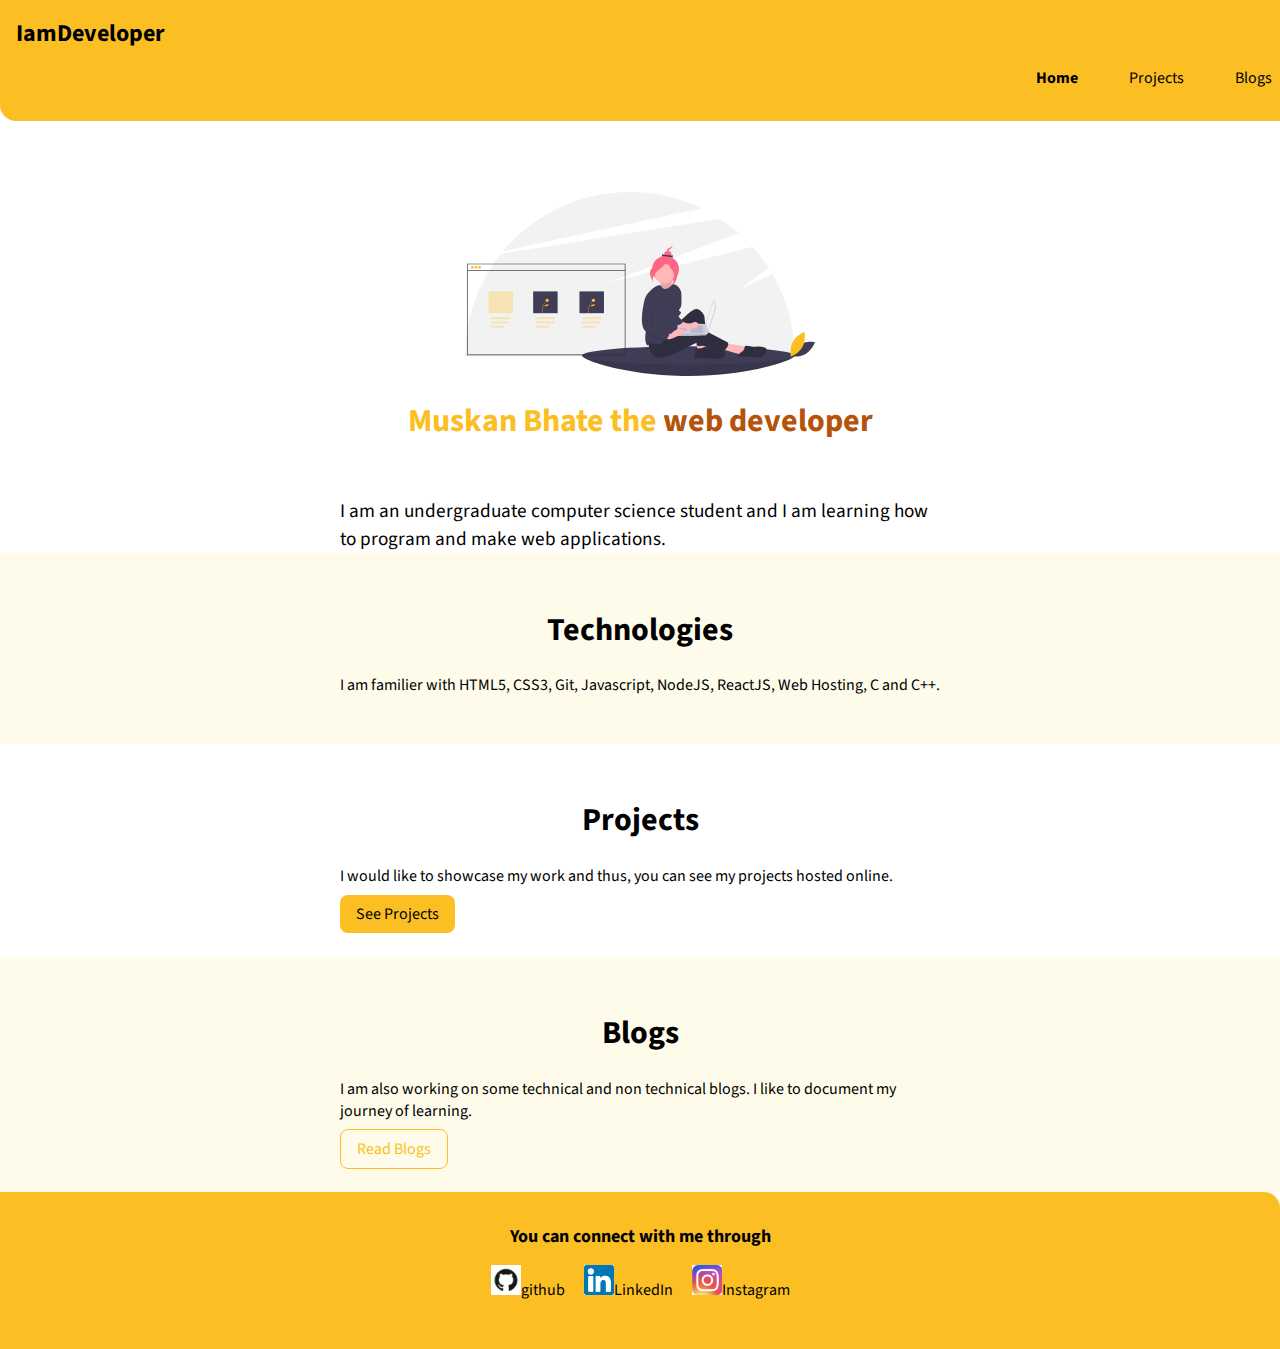
<file: index.html>
<!DOCTYPE html>
<html lang="en">
<head>
    <meta charset="UTF-8">
    <meta name="viewport" content="width=device-width, initial-scale=1.0">
    <title>Home | Muskan Bhate</title>
    <link href="/style.css" rel="stylesheet">
</head>
<body>
    

    
    <nav class="navigation container">
        <div class="nav-brand">IamDeveloper</div>
        <ul class="list-non-bullet nav-pills">
            <li class="list-item-inline">
                <a class="link link-active" href="/index.html">Home</a>
            </li>
            <li class="list-item-inline">
                <a class="link" href="/projects.html">Projects</a>
            </li>
            <li class="list-item-inline">
                <a class="link" href="/blogs.html">Blogs</a>
            </li>
        </ul>
    </nav>
    <header class="hero">
        <img class="hero-image" src="images/codergirl.svg" />
        <h1 class="hero-heading">Muskan Bhate the <span class="heading-inverted">web developer</span></h1>
       
    </header>
    <div class="container container-center font">
       I am an undergraduate computer science student and I am learning how to program and make web applications.
    </div>
    <section class="section section-ow">
        <div class="container container-center">
            <h1>Technologies</h1>
            <p>I am familier with HTML5, CSS3, Git, Javascript, NodeJS, ReactJS, Web Hosting, C and C++.</p>
        </div>
    </section>
    <section class="section">
        <div class="container container-center">
            <h1>Projects</h1>
            <p>I would like to showcase my work and thus, you can see my projects hosted online.</p>
            <a class="link link-primary" href="/projects.html">See Projects</a>
        </div>
    </section>
    <section class="section section-ow">
        <div class="container container-center">
            <h1>Blogs</h1>
            <p>I am also working on some technical and non technical blogs. I like to document my journey of learning.</p>
            <a class="link link-secondary" href="/blogs.html">Read Blogs</a>
        </div>
    </section>
    <footer class="footer">
        <div class="footer-header">You can connect with me through</div>
        <ul class="social-links list-non-bullet">
            <li class="list-item-inline">
                <a class="link" href="https://github.com/Muskan-Bhate"><img class="footer-image" src="/images/github.jpg" />github</a>
            </li>
            <li class="list-item-inline">
                <a class="link" href="https://www.linkedin.com/in/muskan-bhate"><img class="footer-image" src="/images/linkedin.png" />LinkedIn</a>
            </li>
            <li class="list-item-inline">
                <a class="link" href="https://www.instagram.com/muskan_z_19"><img class="footer-image" src="/images/instagram_icon.png" />Instagram</a>
            </li>
            
        </ul>
    </footer>
</body>
</html>
</file>
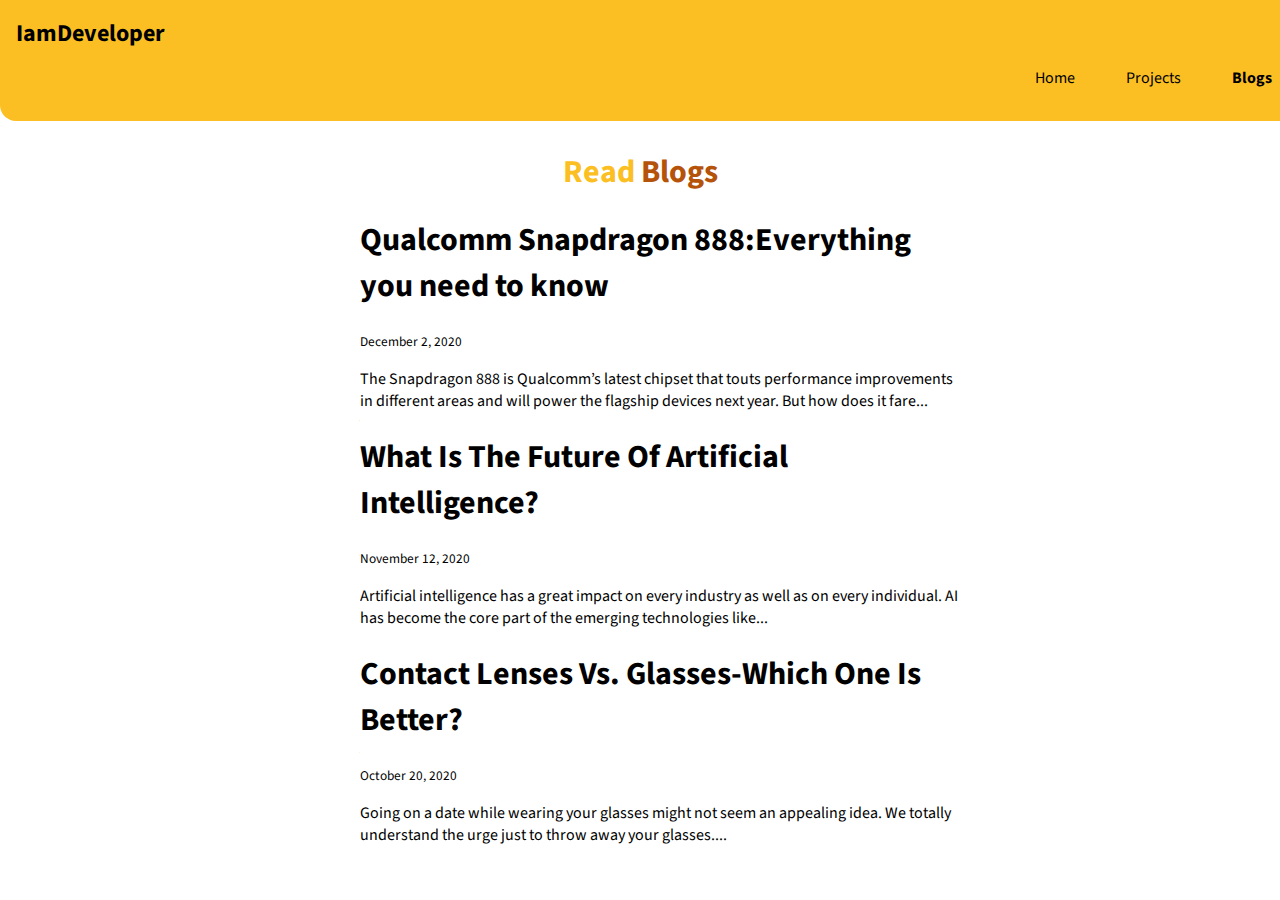
<file: blogs.html>
<!DOCTYPE html>
<html lang="en">

<head>
    <meta charset="UTF-8">
    <meta name="viewport" content="width=device-width, initial-scale=1.0">
    <title>Blogs | Muskan Bhate</title>

    <link href="/style.css" rel="stylesheet" />
</head>

<body>
    <nav class="navigation container">
        <div class="nav-brand">IamDeveloper</div>
        <ul class="list-non-bullet nav-pills">
            <li class="list-item-inline">
                <a class="link" href="/index.html">Home</a>
            </li>
            <li class="list-item-inline">
                <a class="link" href="/projects.html">Projects</a>
            </li>
            <li class="list-item-inline">
                <a class="link  link-active" href="/blogs.html">Blogs</a>
            </li>
        </ul>
    </nav>
    <header class="blog">
        <h1 class="blog-heading">Read <span class="blog-heading-inverted">Blogs</span></h1>
    </header>
    <ul class="list-non-bullet">
        <li>
            <div class="container container-center">
                <h1>
                    <a class="link"
                        href="/blogs/qualcommsd.html">Qualcomm
                        Snapdragon 888:Everything you need to know</a>
                </h1>
                <small>December 2, 2020</small>
                <p>The Snapdragon 888 is Qualcomm’s latest chipset that touts performance improvements in different
                    areas and will power the flagship devices next year. But how does it fare...</p>


            </div>
        </li>

        <li>
            <div class="container container-center">
                <h1>
                    <a class="link" href="/blogs/ai.html">What Is The Future Of Artificial
                        Intelligence?</a>
                </h1>
                <small>November 12, 2020</small>
                <p>Artificial intelligence has a great impact on every industry as well as on every individual. AI has
                    become the core part of the emerging technologies like...</p>


            </div>
        </li>

        <li>
            <div class="container container-center">
                <h1>
                    <a class="link" href="/blogs/contactlenses.html">Contact
                        Lenses Vs. Glasses-Which
                        One Is Better?</a>
                </h1>
                <small>October 20, 2020</small>
                <p>Going on a date while wearing your glasses might not seem an appealing idea. We totally understand
                    the urge
                    just to throw away your glasses....</p>


            </div>
        </li>

    </ul>

</body>

</html>
</file>
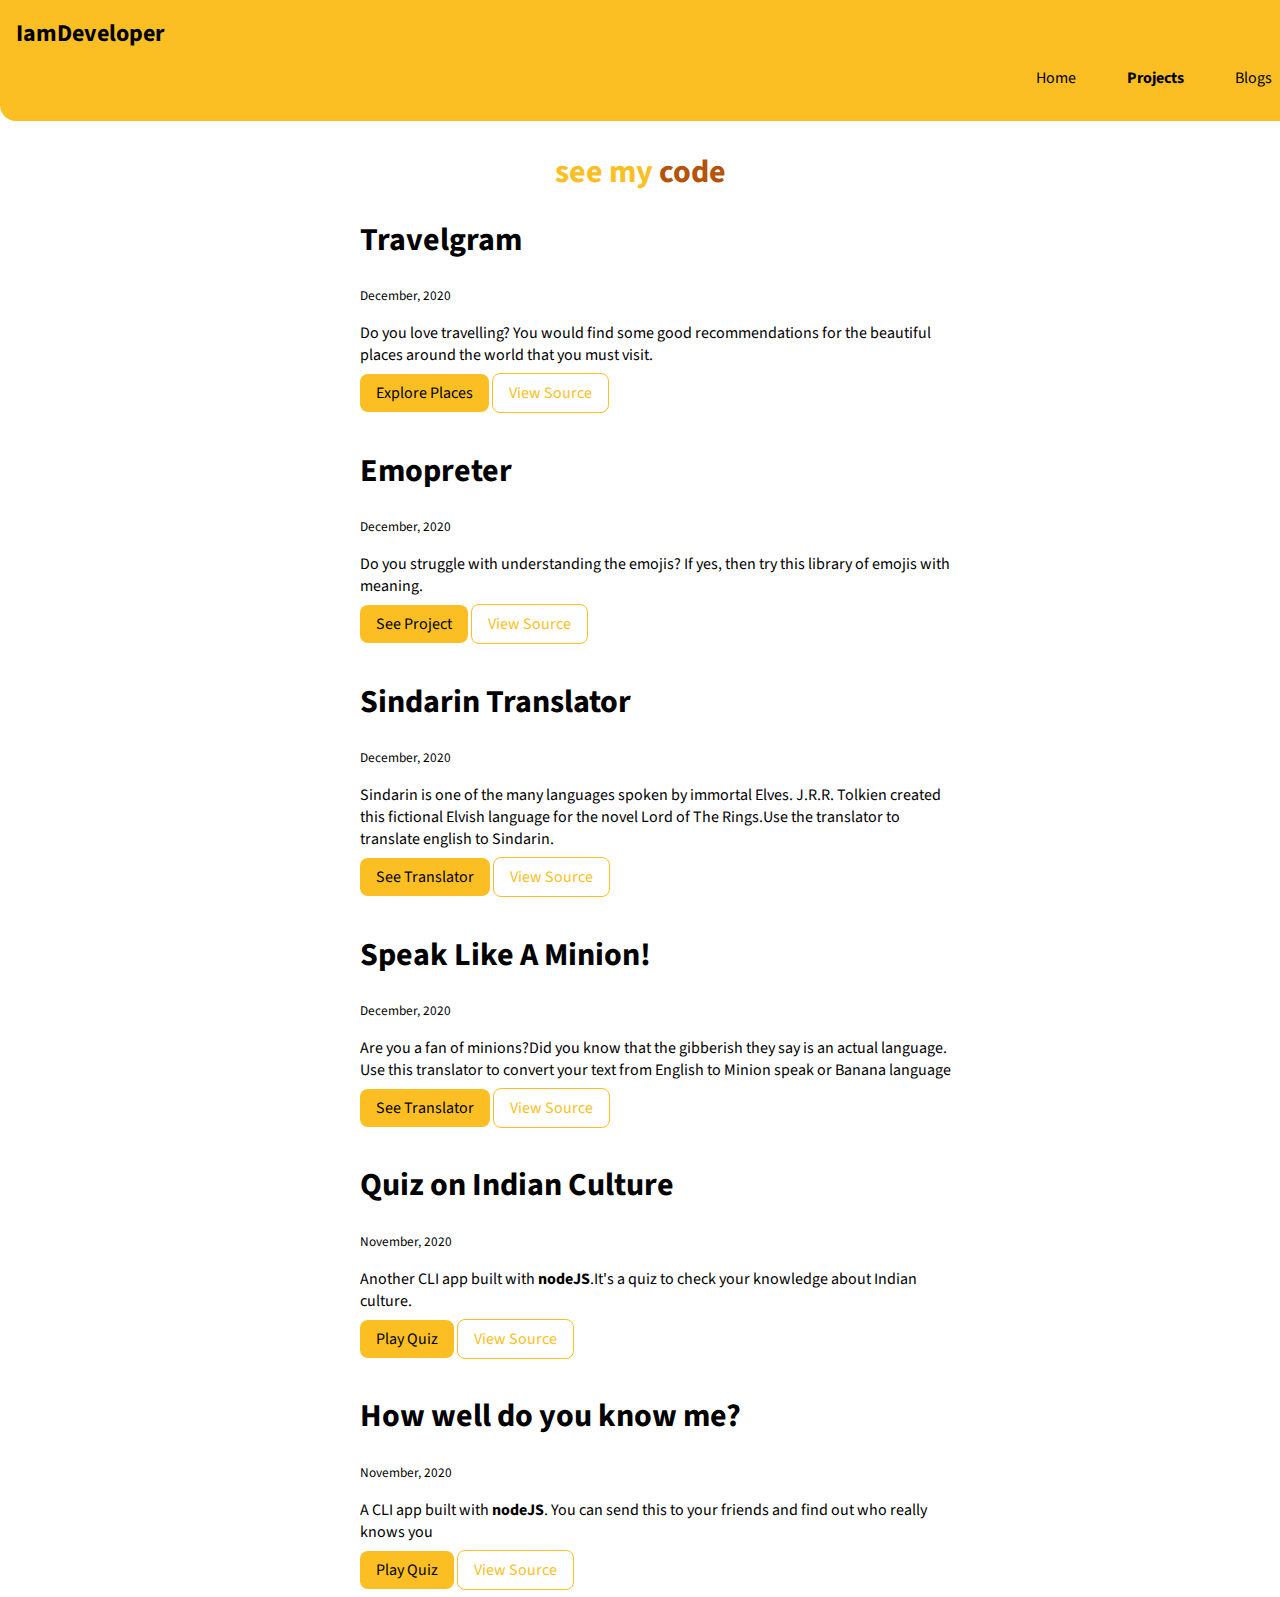
<file: projects.html>
<!DOCTYPE html>
<html lang="en">

<head>
    <meta charset="UTF-8">
    <meta name="viewport" content="width=device-width, initial-scale=1.0">
    <title>Projects | Muskan Bhate</title>

    <link href="/style.css" rel="stylesheet">
</head>

<body>
    <nav class="navigation container">
        <div class="nav-brand">IamDeveloper</div>
        <ul class="list-non-bullet nav-pills">
            <li class="list-item-inline">
                <a class="link" href="/index.html">Home</a>
            </li>
            <li class="list-item-inline">
                <a class="link link-active" href="/projects.html">Projects</a>
            </li>
            <li class="list-item-inline">
                <a class="link" href="/blogs.html">Blogs</a>
            </li>
        </ul>
    </nav>
    <header class="project">
        <h1 class="project-heading">see my <span class="project-heading-inverted">code</span></h1>
    </header>
    <ul class="list-non-bullet">
        <li>
            <div class="container container-center">
                <h1>Travelgram</h1>
                <small>December, 2020</small>
                <p>Do you love travelling? You would find some good recommendations for the beautiful places around the world that you must visit.
                </p>

                <a class="link link-primary" href="https://xezhr.csb.app/">Explore Places</a>
                <a class="link link-secondary" href="https://github.com/Muskan-Bhate/Tourist-places-recommendation-app">View Source</a>

            </div>

        </li>
        <br>
        <li>
            <div class="container container-center">
                <h1>Emopreter</h1>
                <small>December, 2020</small>
                <p>Do you struggle with understanding the emojis? If yes, then try this library of emojis with meaning.
                </p>

                <a class="link link-primary" href="https://3jg0d.csb.app/">See Project</a>
                <a class="link link-secondary" href="https://github.com/Muskan-Bhate/emojis-interpreter">View Source</a>

            </div>

        </li>
        <br>
        <li>
            <div class="container container-center">
                <h1>Sindarin Translator</h1>
                <small>December, 2020</small>
                <p>Sindarin is one of the many languages spoken by immortal Elves. J.R.R. Tolkien created this fictional
                    Elvish language for the novel Lord of The Rings.Use the translator to translate english to
                    Sindarin.</p>

                <a class="link link-primary" href="https://sindarintranslator.netlify.app/">See Translator</a>
                <a class="link link-secondary" href="https://github.com/Muskan-Bhate/Sindarin-Translator">View
                    Source</a>

            </div>

        </li>
        <br>
        <li>
            <div class="container container-center">
                <h1>Speak Like A Minion!</h1>
                <small>December, 2020</small>
                <p>Are you a fan of minions?Did you know that the gibberish they say is an actual language. Use this
                    translator to convert your text from English to Minion speak or Banana language</p>

                <a class="link link-primary" href="https://bananaspeak-muskan.netlify.app/">See Translator</a>
                <a class="link link-secondary" href="https://github.com/Muskan-Bhate/Minion-Translator">View Source</a>

            </div>

        </li>
        <br>
        <li>
            <div class="container container-center">
                <h1>Quiz on Indian Culture</h1>
                <small>November, 2020</small>
                <p>Another CLI app built with <strong>nodeJS</strong>.It's a quiz to check your knowledge about Indian
                    culture.</p>

                <a class="link link-primary"
                    href="https://repl.it/@MuskanBhate/indianculturequiz-2?embed=1&output=1#index.js">Play Quiz</a>
                <a class="link link-secondary" href="https://github.com/Muskan-Bhate/Project-2">View Source</a>

            </div>

        </li>
        <br>
        <li>
            <div class="container container-center">
                <h1>How well do you know me?</h1>
                <small>November, 2020</small>
                <p>A CLI app built with <strong>nodeJS</strong>. You can send this to your friends and find out who
                    really knows you</p>

                <a class="link link-primary"
                    href="https://repl.it/@MuskanBhate/play-quiz?embed=1&output=1#index.js">Play Quiz</a>
                <a class="link link-secondary" href="https://github.com/Muskan-Bhate/Project-1">View Source</a>
            </div>

        </li>

    </ul>


</body>

</html>
</file>
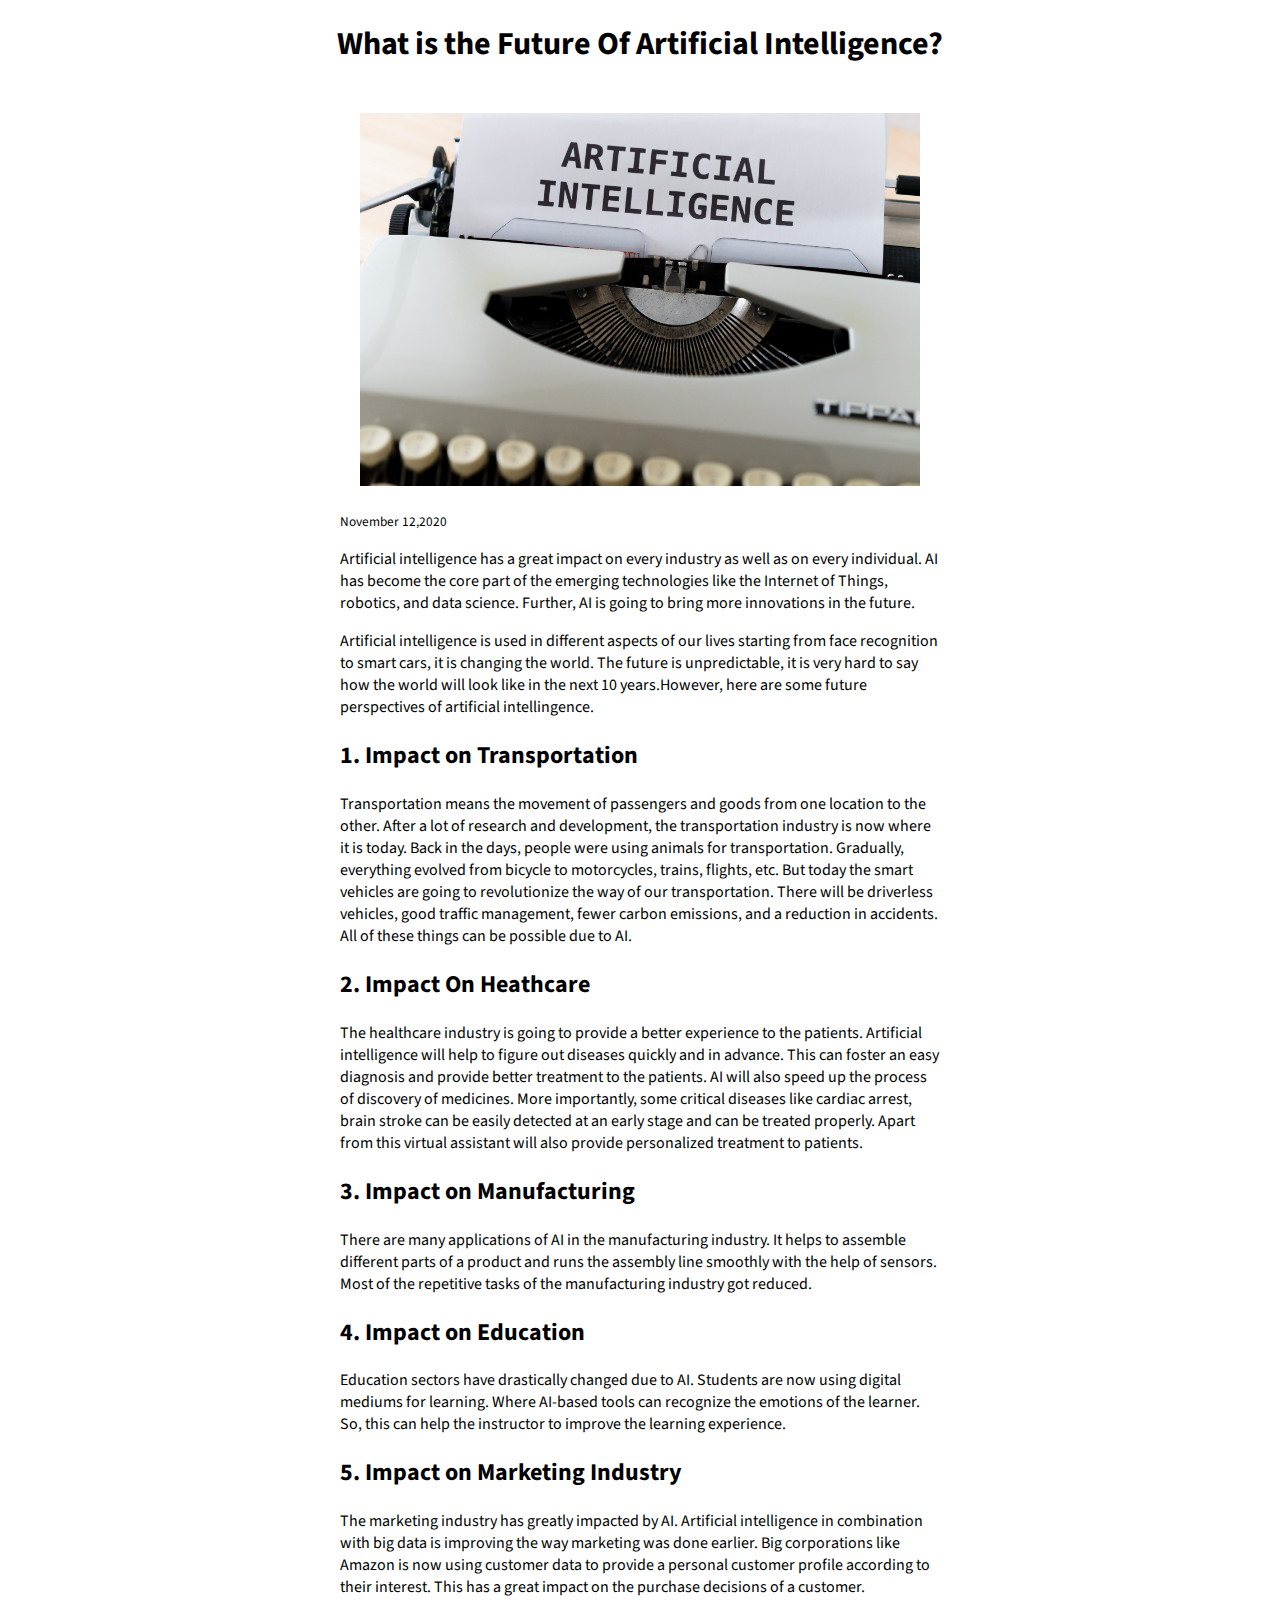
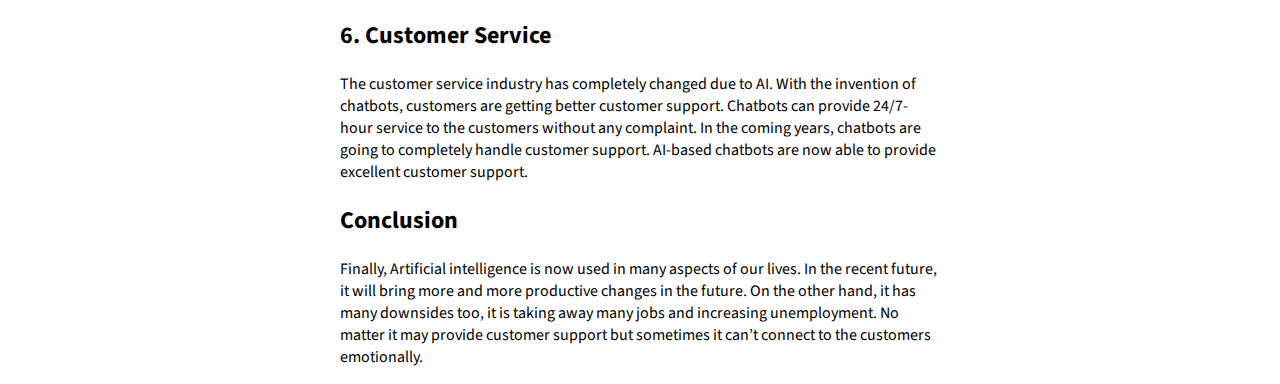
<file: blogs/ai.html>
<!DOCTYPE html>
<html lang="en">

<head>
    <meta charset="UTF-8">
    <meta name="viewport" content="width=device-width, initial-scale=1.0">
    <title>Artificial Intelligence | Blog</title>

    <link href="/style.css" rel="stylesheet">

</head>

<body>
    <header class="blog-header">
        <h1 class="blog-heading">What is the Future Of Artificial Intelligence?</h1>
        <img class="blog-image" src="/images/ai.jpg">

    </header>
    <div class="container container-center">
        <small>November 12,2020</small>
        <p>
            Artificial intelligence has a great impact on every industry as well as on every individual. AI has become
            the core part of the emerging technologies like the Internet of Things, robotics, and data science. Further,
            AI is going to bring more innovations in the future.
        </p>
        <p>
            Artificial intelligence is used in different aspects of our lives starting from face recognition to smart
            cars, it is changing the world. The future is unpredictable, it is very hard to say how the world will look
            like in the next 10 years.However, here are some future perspectives of artificial intellingence.
        </p>

        <h2>1. Impact on Transportation</h2>

        <p>
            Transportation means the movement of passengers and goods from one location to the other. After a lot of
            research and development, the transportation industry is now where it is today. Back in the days, people
            were using animals for transportation. Gradually, everything evolved from bicycle to motorcycles, trains,
            flights, etc. But today the smart vehicles are going to revolutionize the way of our transportation. There
            will be driverless vehicles, good traffic management, fewer carbon emissions, and a reduction in accidents.
            All of these things can be possible due to AI.
        </p>

        <h2>2. Impact On Heathcare</h2>

        <p>
            The healthcare industry is going to provide a better experience to the patients. Artificial intelligence
            will help to figure out diseases quickly and in advance. This can foster an easy diagnosis and provide
            better treatment to the patients. AI will also speed up the process of discovery of medicines. More
            importantly, some critical diseases like cardiac arrest, brain stroke can be easily detected at an early
            stage and can be treated properly. Apart from this virtual assistant will also provide personalized
            treatment to patients.

        </p>

        <h2>3. Impact on Manufacturing</h2>

        <p>
            There are many applications of AI in the manufacturing industry. It helps to assemble different parts of a
            product and runs the assembly line smoothly with the help of sensors. Most of the repetitive tasks of the
            manufacturing industry got reduced.
        </p>

        <h2>4. Impact on Education</h2>

        <p>
            Education sectors have drastically changed due to AI. Students are now using digital mediums for learning.
            Where AI-based tools can recognize the emotions of the learner. So, this can help the instructor to improve
            the learning experience.
        </p>

        <h2>5. Impact on Marketing Industry</h2>

        <p>
            The marketing industry has greatly impacted by AI. Artificial intelligence in combination with big data is
            improving the way marketing was done earlier. Big corporations like Amazon is now using customer data to
            provide a personal customer profile according to their interest. This has a great impact on the purchase
            decisions of a customer.
        </p>

        <h2>6. Customer Service</h2>

        <p>
            The customer service industry has completely changed due to AI. With the invention of chatbots, customers
            are getting better customer support. Chatbots can provide 24/7-hour service to the customers without any
            complaint. In the coming years, chatbots are going to completely handle customer support. AI-based chatbots
            are now able to provide excellent customer support.
        </p>

        <h2>Conclusion</h2>

        <P>
            Finally, Artificial intelligence is now used in many aspects of our lives. In the recent future, it will
            bring more and more productive changes in the future. On the other hand, it has many downsides too, it is
            taking away many jobs and increasing unemployment. No matter it may provide customer support but sometimes
            it can’t connect to the customers emotionally.
        </P>
    </div>
</body>

</html>
</file>
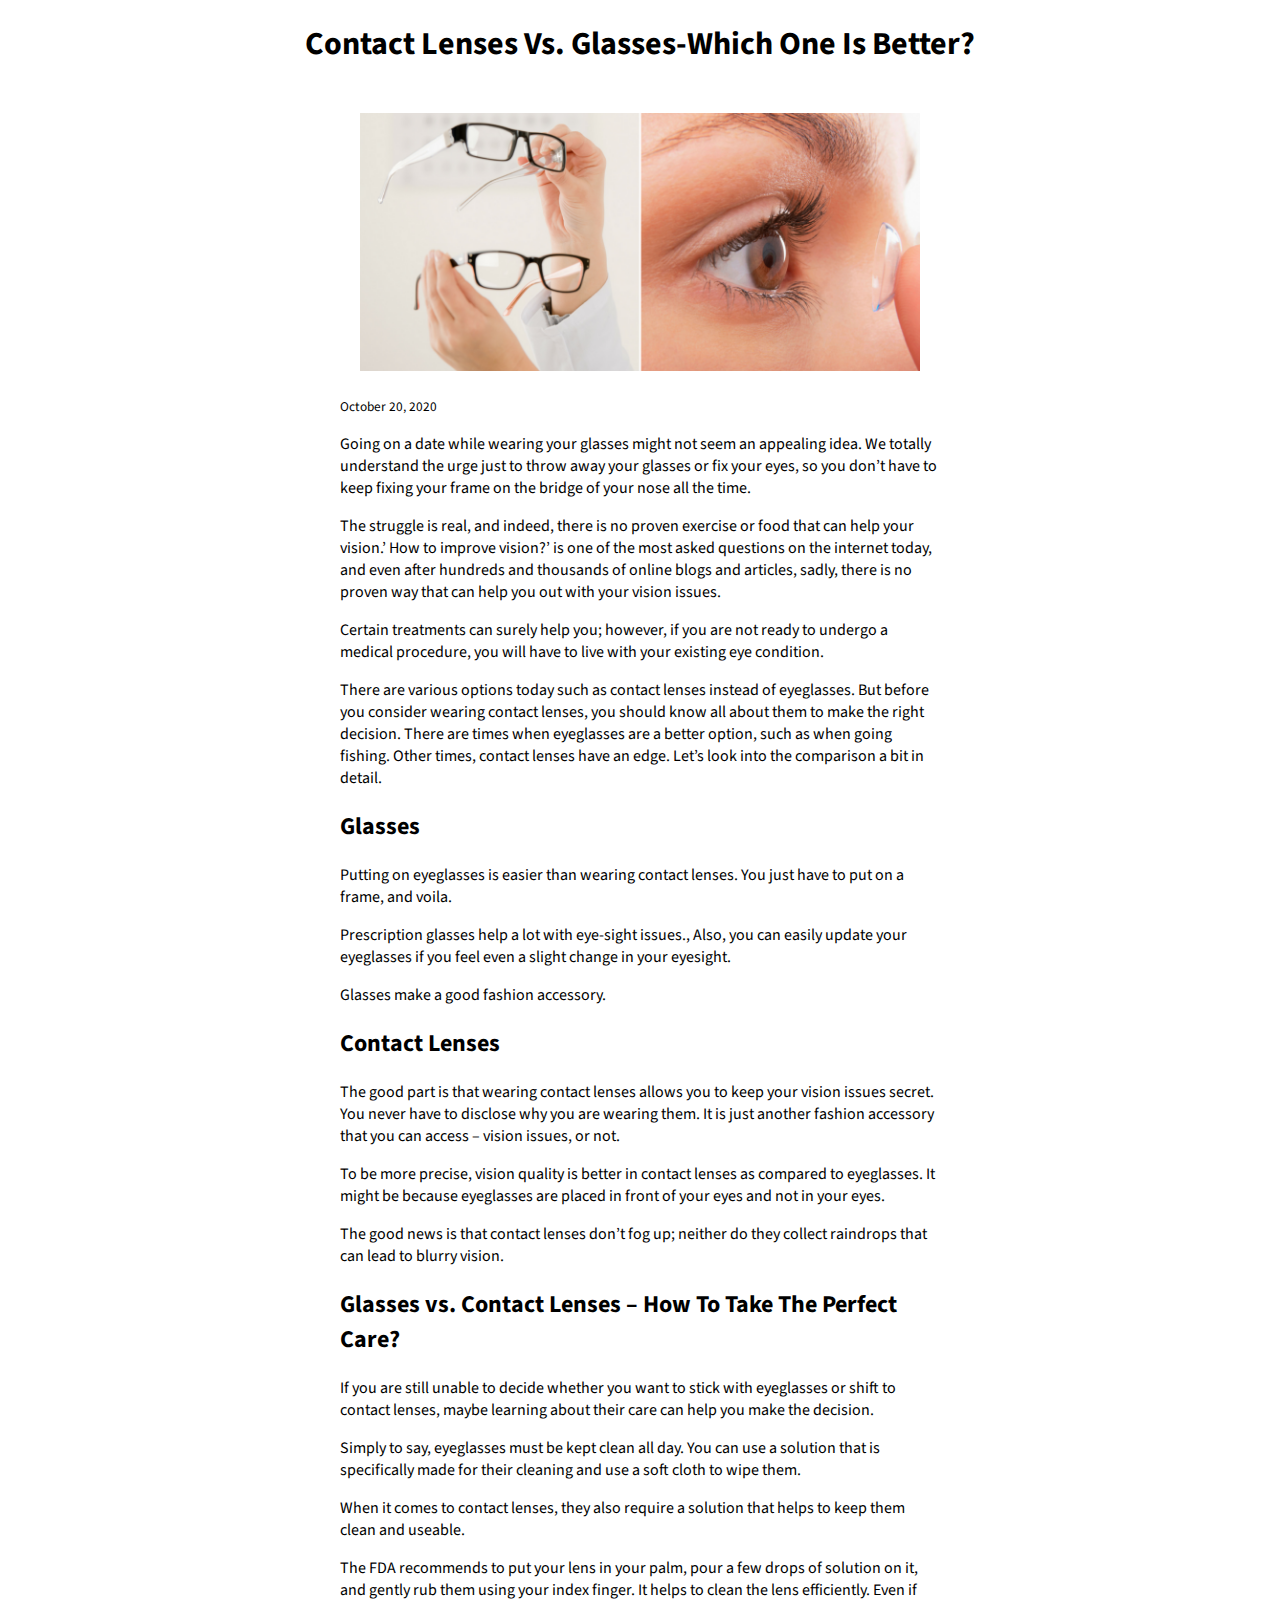
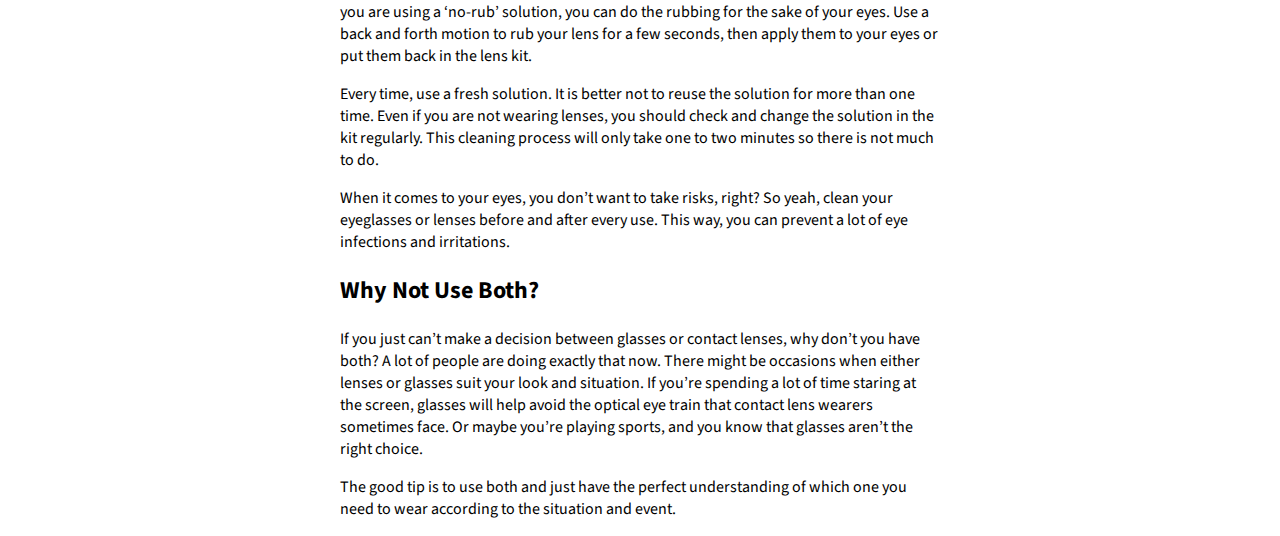
<file: blogs/contactlenses.html>
<!DOCTYPE html>
<html lang="en">

<head>
    <meta charset="UTF-8">
    <meta name="viewport" content="width=device-width, initial-scale=1.0">
    <title>Contact Lenses vs. Glasses | Blog</title>

    <link href="/style.css" rel="stylesheet">
</head>

<body>
    <header class="blog-header">
        <h1 class="blog-heading">Contact Lenses Vs. Glasses-Which One Is Better?</h1>
        <img class="blog-image" src="/images/glasses.png">

    </header>
    <div class="container container-center">
        <small>October 20, 2020</small>

        <p>
            Going on a date while wearing your glasses might not seem an appealing idea. We totally understand the urge
            just to throw away your glasses or fix your eyes, so you don’t have to keep fixing your frame on the bridge
            of your nose all the time.
        </p>
        <p>
            The struggle is real, and indeed, there is no proven exercise or food that can help your vision.’ How to
            improve vision?’ is one of the most asked questions on the internet today, and even after hundreds and
            thousands of online blogs and articles, sadly, there is no proven way that can help you out with your vision
            issues.
        </p>
        <p>
            Certain treatments can surely help you; however, if you are not ready to undergo a medical procedure, you
            will have to live with your existing eye condition.
        </p>

        <p>
            There are various options today such as contact lenses instead of eyeglasses. But before you consider
            wearing contact lenses, you should know all about them to make the right decision. There are times when
            eyeglasses are a better option, such as when going fishing. Other times, contact lenses have an edge. Let’s
            look into the comparison a bit in detail.
        </p>

        <h2>Glasses</h2>

        <p>
            Putting on eyeglasses is easier than wearing contact lenses. You just have to put on a frame, and voila.
        </p>
        <p>
            Prescription glasses help a lot with eye-sight issues., Also, you can easily update your eyeglasses if you
            feel even a slight change in your eyesight.
        </p>
        <p>
            Glasses make a good fashion accessory.
        </p>

        <h2>Contact Lenses</h2>

        <p>
            The good part is that wearing contact lenses allows you to keep your vision issues secret. You never have to
            disclose why you are wearing them. It is just another fashion accessory that you can access – vision issues,
            or not.
        </p>
        <p>
            To be more precise, vision quality is better in contact lenses as compared to eyeglasses. It might be
            because eyeglasses are placed in front of your eyes and not in your eyes.
        </p>
        <p>
            The good news is that contact lenses don’t fog up; neither do they collect raindrops that can lead to blurry
            vision.
        </p>

        <h2>Glasses vs. Contact Lenses – How To Take The Perfect Care?</h2>

        <p>
            If you are still unable to decide whether you want to stick with eyeglasses or shift to contact lenses,
            maybe learning about their care can help you make the decision.
        </p>
        <p>
            Simply to say, eyeglasses must be kept clean all day. You can use a solution that is specifically made for
            their cleaning and use a soft cloth to wipe them.
        </p>
        <p>
            When it comes to contact lenses, they also require a solution that helps to keep them clean and useable.
        </p>
        <p>
            The FDA recommends to put your lens in your palm, pour a few drops of solution on it, and gently rub them
            using your index finger. It helps to clean the lens efficiently. Even if you are using a ‘no-rub’ solution,
            you can do the rubbing for the sake of your eyes. Use a back and forth motion to rub your lens for a few
            seconds, then apply them to your eyes or put them back in the lens kit.
        </p>
        <p>
            Every time, use a fresh solution. It is better not to reuse the solution for more than one time. Even if you
            are not wearing lenses, you should check and change the solution in the kit regularly. This cleaning process
            will only take one to two minutes so there is not much to do.
        </p>
        <p>
            When it comes to your eyes, you don’t want to take risks, right? So yeah, clean your eyeglasses or lenses
            before and after every use. This way, you can prevent a lot of eye infections and irritations.
        </p>

        <h2>Why Not Use Both?</h2>

        <p>
            If you just can’t make a decision between glasses or contact lenses, why don’t you have both? A lot of
            people are doing exactly that now. There might be occasions when either lenses or glasses suit your look and
            situation. If you’re spending a lot of time staring at the screen, glasses will help avoid the optical eye
            train that contact lens wearers sometimes face. Or maybe you’re playing sports, and you know that glasses
            aren’t the right choice.
        </p>
        <p>
            The good tip is to use both and just have the perfect understanding of which one you need to wear according
            to the situation and event.
        </p>
    </div>
</body>

</html>
</file>
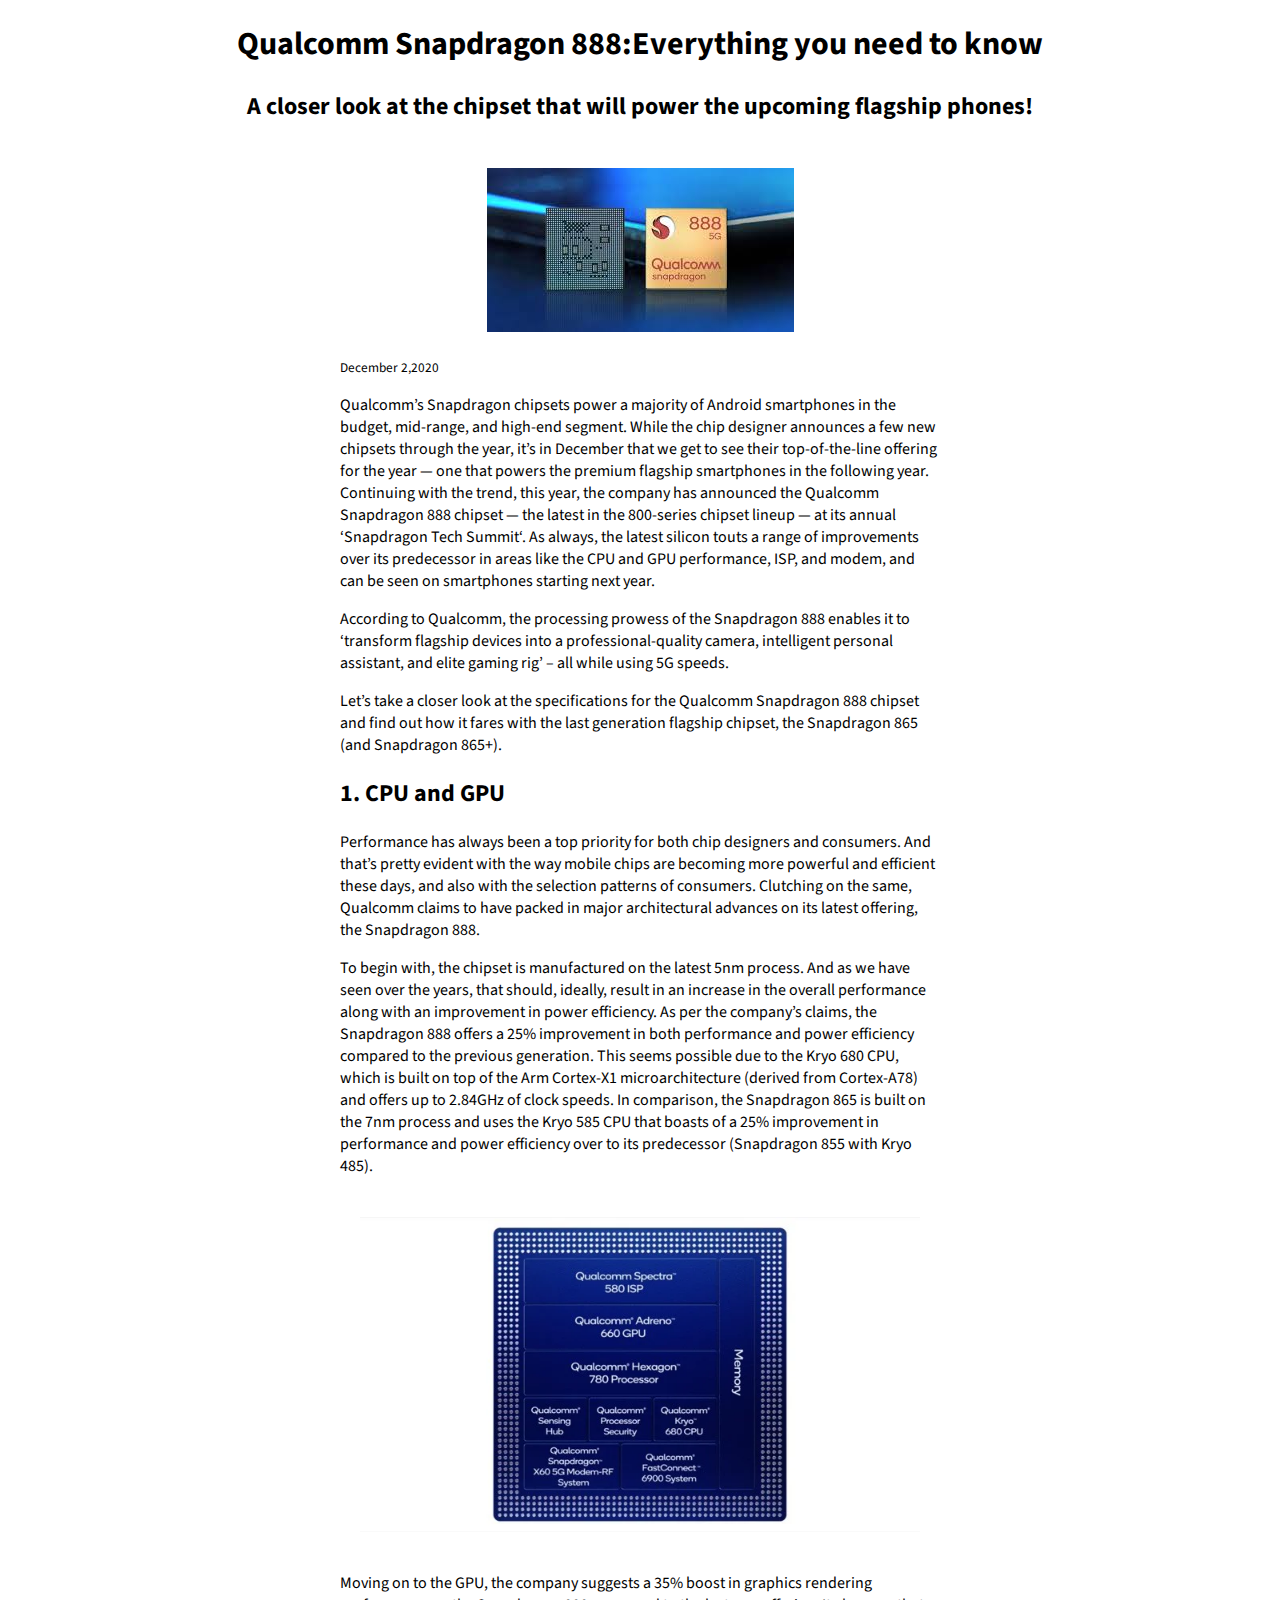
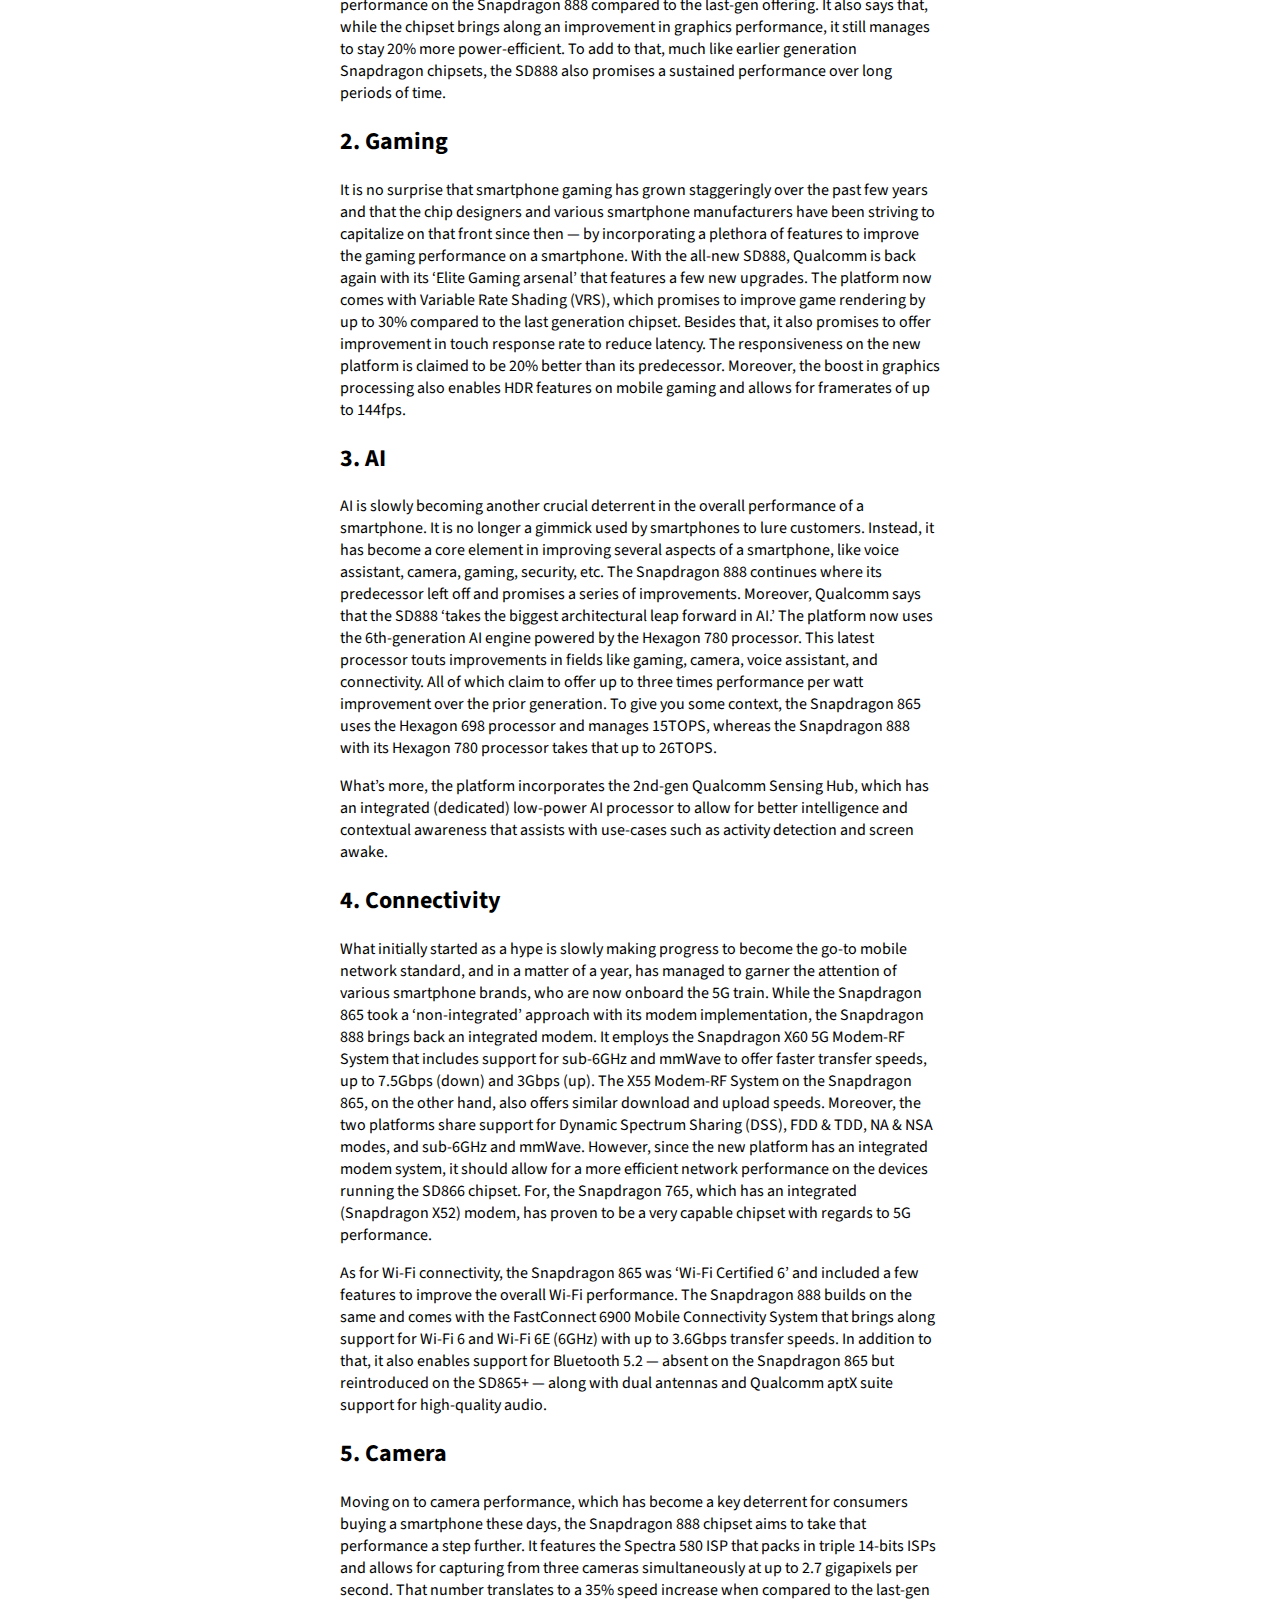
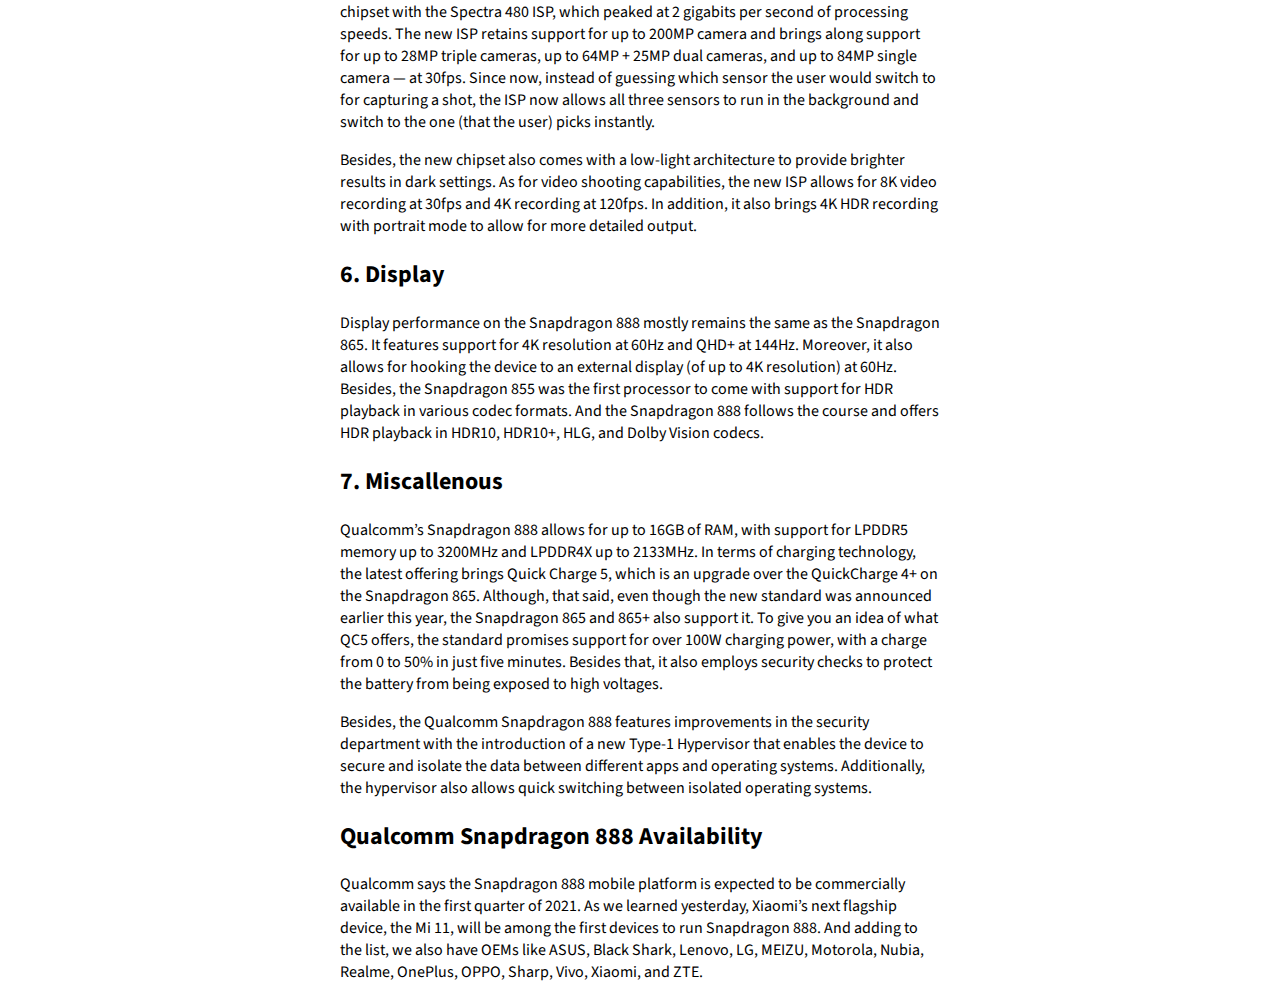
<file: blogs/qualcommsd.html>
<!DOCTYPE html>
<html lang="en">

<head>
    <meta charset="UTF-8">
    <meta name="viewport" content="width=device-width, initial-scale=1.0">
    <title>Qualcumm Snapdragon 888 | Blog</title>

    <link href="/style.css" rel="stylesheet" />
</head>

<body>
    <header class="blog-header">
        <h1 class="blog-heading">Qualcomm
            Snapdragon 888:Everything you need to know</h1>
        <h2 class="blog-heading">A closer look at the chipset that will power the upcoming flagship phones!</h2>
        <img class="blog-image" src="/images/qualcumsd.jpg">

    </header>
    <div class="container container-center">
        <small>December 2,2020</small>
        <p>
            Qualcomm’s Snapdragon chipsets power a majority of Android smartphones in the budget, mid-range, and
            high-end segment. While the chip designer announces a few new chipsets through the year, it’s in December
            that we get to see their top-of-the-line offering for the year — one that powers the premium flagship
            smartphones in the following year. Continuing with the trend, this year, the company has announced the
            Qualcomm Snapdragon 888 chipset — the latest in the 800-series chipset lineup — at its annual ‘Snapdragon
            Tech Summit‘. As always, the latest silicon touts a range of improvements over its predecessor in areas like
            the CPU and GPU performance, ISP, and modem, and can be seen on smartphones starting next year.
        </p>
        <p>
            According to Qualcomm, the processing prowess of the Snapdragon 888 enables it to ‘transform flagship
            devices into a professional-quality camera, intelligent personal assistant, and elite gaming rig’ – all
            while using 5G speeds.
        </p>
        <p>
            Let’s take a closer look at the specifications for the Qualcomm Snapdragon 888 chipset and find out how it
            fares with the last generation flagship chipset, the Snapdragon 865 (and Snapdragon 865+).
        </p>

        <h2>1. CPU and GPU</h2>

        <p>
            Performance has always been a top priority for both chip designers and consumers. And that’s pretty evident
            with the way mobile chips are becoming more powerful and efficient these days, and also with the selection
            patterns of consumers. Clutching on the same, Qualcomm claims to have packed in major architectural advances
            on its latest offering, the Snapdragon 888.
        </p>
        <p>
            To begin with, the chipset is manufactured on the latest 5nm process. And as we have seen over the years,
            that should, ideally, result in an increase in the overall performance along with an improvement in power
            efficiency. As per the company’s claims, the Snapdragon 888 offers a 25% improvement in both performance and
            power efficiency compared to the previous generation. This seems possible due to the Kryo 680 CPU, which is
            built on top of the Arm Cortex-X1 microarchitecture (derived from Cortex-A78) and offers up to 2.84GHz of
            clock speeds. In comparison, the Snapdragon 865 is built on the 7nm process and uses the Kryo 585 CPU that
            boasts of a 25% improvement in performance and power efficiency over to its predecessor (Snapdragon 855 with
            Kryo 485).
        </p>

        <img class="block-diagram" src="/images/sdblockdiagram.jpg" />
        <p>
            Moving on to the GPU, the company suggests a 35% boost in graphics rendering performance on the Snapdragon
            888 compared to the last-gen offering. It also says that, while the chipset brings along an improvement in
            graphics performance, it still manages to stay 20% more power-efficient. To add to that, much like earlier
            generation Snapdragon chipsets, the SD888 also promises a sustained performance over long periods of time.
        </p>

        <h2>2. Gaming</h2>

        <p>
            It is no surprise that smartphone gaming has grown staggeringly over the past few years and that the chip
            designers and various smartphone manufacturers have been striving to capitalize on that front since then —
            by incorporating a plethora of features to improve the gaming performance on a smartphone. With the all-new
            SD888, Qualcomm is back again with its ‘Elite Gaming arsenal’ that features a few new upgrades. The platform
            now comes with Variable Rate Shading (VRS), which promises to improve game rendering by up to 30% compared
            to the last generation chipset. Besides that, it also promises to offer improvement in touch response rate
            to reduce latency. The responsiveness on the new platform is claimed to be 20% better than its predecessor.
            Moreover, the boost in graphics processing also enables HDR features on mobile gaming and allows for
            framerates of up to 144fps.
        </p>

        <h2>3. AI</h2>

        <p>
            AI is slowly becoming another crucial deterrent in the overall performance of a smartphone. It is no longer
            a gimmick used by smartphones to lure customers. Instead, it has become a core element in improving several
            aspects of a smartphone, like voice assistant, camera, gaming, security, etc. The Snapdragon 888 continues
            where its predecessor left off and promises a series of improvements. Moreover, Qualcomm says that the SD888
            ‘takes the biggest architectural leap forward in AI.’ The platform now uses the 6th-generation AI engine
            powered by the Hexagon 780 processor. This latest processor touts improvements in fields like gaming,
            camera, voice assistant, and connectivity. All of which claim to offer up to three times performance per
            watt improvement over the prior generation. To give you some context, the Snapdragon 865 uses the Hexagon
            698 processor and manages 15TOPS, whereas the Snapdragon 888 with its Hexagon 780 processor takes that up to
            26TOPS.
        </p>
        <p>
            What’s more, the platform incorporates the 2nd-gen Qualcomm Sensing Hub, which has an integrated (dedicated)
            low-power AI processor to allow for better intelligence and contextual awareness that assists with use-cases
            such as activity detection and screen awake.
        </p>

        <h2>4. Connectivity</h2>

        <p>
            What initially started as a hype is slowly making progress to become the go-to mobile network standard, and
            in a matter of a year, has managed to garner the attention of various smartphone brands, who are now onboard
            the 5G train. While the Snapdragon 865 took a ‘non-integrated’ approach with its modem implementation, the
            Snapdragon 888 brings back an integrated modem. It employs the Snapdragon X60 5G Modem-RF System that
            includes support for sub-6GHz and mmWave to offer faster transfer speeds, up to 7.5Gbps (down) and 3Gbps
            (up). The X55 Modem-RF System on the Snapdragon 865, on the other hand, also offers similar download and
            upload speeds. Moreover, the two platforms share support for Dynamic Spectrum Sharing (DSS), FDD & TDD, NA &
            NSA modes, and sub-6GHz and mmWave. However, since the new platform has an integrated modem system, it
            should allow for a more efficient network performance on the devices running the SD866 chipset. For, the
            Snapdragon 765, which has an integrated (Snapdragon X52) modem, has proven to be a very capable chipset with
            regards to 5G performance.
        </p>
        <p>
            As for Wi-Fi connectivity, the Snapdragon 865 was ‘Wi-Fi Certified 6’ and included a few features to improve
            the overall Wi-Fi performance. The Snapdragon 888 builds on the same and comes with the FastConnect 6900
            Mobile Connectivity System that brings along support for Wi-Fi 6 and Wi-Fi 6E (6GHz) with up to 3.6Gbps
            transfer speeds. In addition to that, it also enables support for Bluetooth 5.2 — absent on the Snapdragon
            865 but reintroduced on the SD865+ — along with dual antennas and Qualcomm aptX suite support for
            high-quality audio.
        </p>

        <h2>5. Camera</h2>

        <p>
            Moving on to camera performance, which has become a key deterrent for consumers buying a smartphone these
            days, the Snapdragon 888 chipset aims to take that performance a step further. It features the Spectra 580
            ISP that packs in triple 14-bits ISPs and allows for capturing from three cameras simultaneously at up to
            2.7 gigapixels per second. That number translates to a 35% speed increase when compared to the last-gen
            chipset with the Spectra 480 ISP, which peaked at 2 gigabits per second of processing speeds. The new ISP
            retains support for up to 200MP camera and brings along support for up to 28MP triple cameras, up to 64MP +
            25MP dual cameras, and up to 84MP single camera — at 30fps. Since now, instead of guessing which sensor the
            user would switch to for capturing a shot, the ISP now allows all three sensors to run in the background and
            switch to the one (that the user) picks instantly.
        </p>
        <p>
            Besides, the new chipset also comes with a low-light architecture to provide brighter results in dark
            settings. As for video shooting capabilities, the new ISP allows for 8K video recording at 30fps and 4K
            recording at 120fps. In addition, it also brings 4K HDR recording with portrait mode to allow for more
            detailed output.
        </p>

        <h2>6. Display</h2>

        <p>
            Display performance on the Snapdragon 888 mostly remains the same as the Snapdragon 865. It features support
            for 4K resolution at 60Hz and QHD+ at 144Hz. Moreover, it also allows for hooking the device to an external
            display (of up to 4K resolution) at 60Hz. Besides, the Snapdragon 855 was the first processor to come with
            support for HDR playback in various codec formats. And the Snapdragon 888 follows the course and offers HDR
            playback in HDR10, HDR10+, HLG, and Dolby Vision codecs.
        </p>

        <h2>7. Miscallenous</h2>

        <p>
            Qualcomm’s Snapdragon 888 allows for up to 16GB of RAM, with support for LPDDR5 memory up to 3200MHz and
            LPDDR4X up to 2133MHz. In terms of charging technology, the latest offering brings Quick Charge 5, which is
            an upgrade over the QuickCharge 4+ on the Snapdragon 865. Although, that said, even though the new standard
            was announced earlier this year, the Snapdragon 865 and 865+ also support it. To give you an idea of what
            QC5 offers, the standard promises support for over 100W charging power, with a charge from 0 to 50% in just
            five minutes. Besides that, it also employs security checks to protect the battery from being exposed to
            high voltages.
        </p>
        <p>
            Besides, the Qualcomm Snapdragon 888 features improvements in the security department with the introduction
            of a new Type-1 Hypervisor that enables the device to secure and isolate the data between different apps and
            operating systems. Additionally, the hypervisor also allows quick switching between isolated operating
            systems.
        </p>

        <h2>Qualcomm Snapdragon 888 Availability</h2>

        <p>
            Qualcomm says the Snapdragon 888 mobile platform is expected to be commercially available in the first
            quarter of 2021. As we learned yesterday, Xiaomi’s next flagship device, the Mi 11, will be among the first
            devices to run Snapdragon 888. And adding to the list, we also have OEMs like ASUS, Black Shark, Lenovo, LG,
            MEIZU, Motorola, Nubia, Realme, OnePlus, OPPO, Sharp, Vivo, Xiaomi, and ZTE.
        </p>
    </div>

</body>

</html>
</file>
<file: style.css>
@import url('https://fonts.googleapis.com/css2?family=Source+Sans+Pro:wght@400;700&display=swap');

:root {
    --primary-color: #FBBF24;
    --brown-color: #B45309;
    --offwhite-color: #FFFBEB;
}

body {
    font-family: 'Source Sans Pro',
        sans-serif;
    margin: 0px;
}

.font {
    font-size: 1.2rem;
}

/** container **/
.container {
    padding-left: 1rem;
    padding-right: 1rem;
}

.container-center {
    max-width: 600px;
    margin: auto;
}

/** links **/

.link {
    text-decoration: none;
    color: black;
}

.link-primary {
    background-color: var(--primary-color);
    border-radius: 0.5rem;
    padding: 0.5rem 1rem;
}

.link-secondary {
    color: var(--primary-color);
    border-radius: 0.5rem;
    border: 1px solid var(--primary-color);
    padding: 0.5rem 1rem;
}



/** hr **/

hr {
    margin: 2rem 0rem;
}

/** lists **/

.list-non-bullet {
    list-style: none;
}

.list-item-inline {
    display: inline;
    padding: 0rem 0.5rem;
}



/** nav **/

.navigation {
    background-color: var(--primary-color);
    padding: 1rem;
    border-bottom-left-radius: 1rem;
    position: fixed;
    top: 0;
    width: 100%;
}

.navigation .link {
    text-decoration: none;
    padding: 0.5rem 1rem;
    color: black;
}

.navigation .nav-brand {
    font-weight: bold;
    font-size: 1.5rem;
}

.navigation .nav-pills {
    text-align: right;
}

.navigation .link-active {
    font-weight: bold;
}

/** header **/

.hero {
    padding: 2rem;
}

.hero .hero-image {
    max-width: 350px;
    display: block;
    margin: auto;
    padding-top: 10rem;
}

.hero .hero-heading {
    color: var(--primary-color);
    text-align: center;
}

.hero .hero-heading .heading-inverted {
    color: var(--brown-color);
}

/** section **/

.section {
    padding: 2rem;
}

.section h1 {
    text-align: center;
}

.section-ow {
    background-color: var(--offwhite-color);
}

/** footer **/

.footer {
    background-color: var(--primary-color);
    padding: 2rem 0rem;
    text-align: center;
    border-top-right-radius: 1rem;
}

.footer .link {
    color: black;
}

.footer ul {
    padding-inline-start: 0px;
}

.footer .footer-header {
    font-weight: bold;
    font-size: large;
}

.footer-image {
    max-width: 30px;
}


/**blogs**/

.blog-header .blog-heading {
    text-align: center;

}

.blog-header .blog-image {
    max-width: 560px;
    display: block;
    padding-top: 1.5rem;
    margin: auto;
    padding-bottom: 1.5rem;

}

.block-diagram {
    max-width: 560px;
    display: block;
    padding-top: 1.5rem;
    margin: auto;
    padding-bottom: 1.5rem;

}

.project .project-heading {
    padding-top: 8rem;
    color: var(--primary-color);
    text-align: center;
}

.project-heading-inverted {
    color: var(--brown-color);
}

.blog .blog-heading {
    padding-top: 8rem;
    color: var(--primary-color);
    text-align: center;
}

.blog-heading-inverted {
    color: var(--brown-color);
}
</file>
